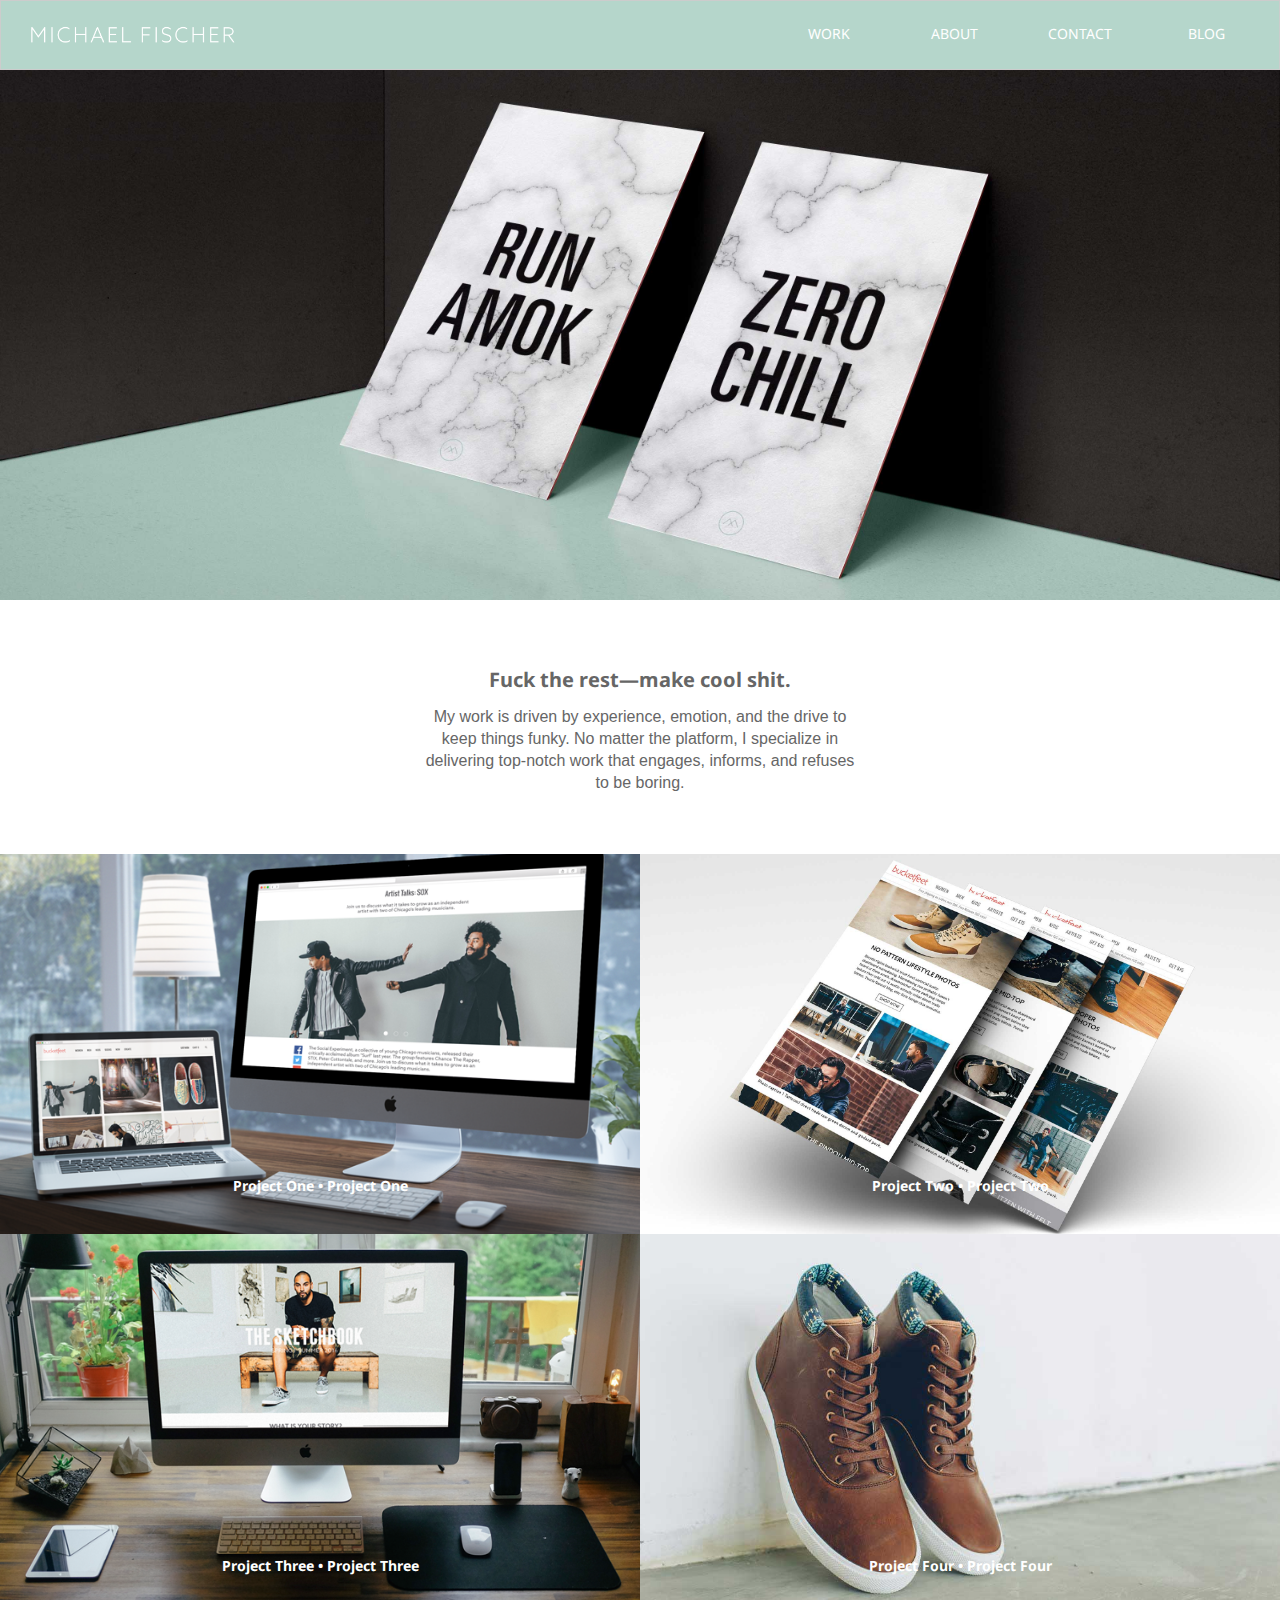
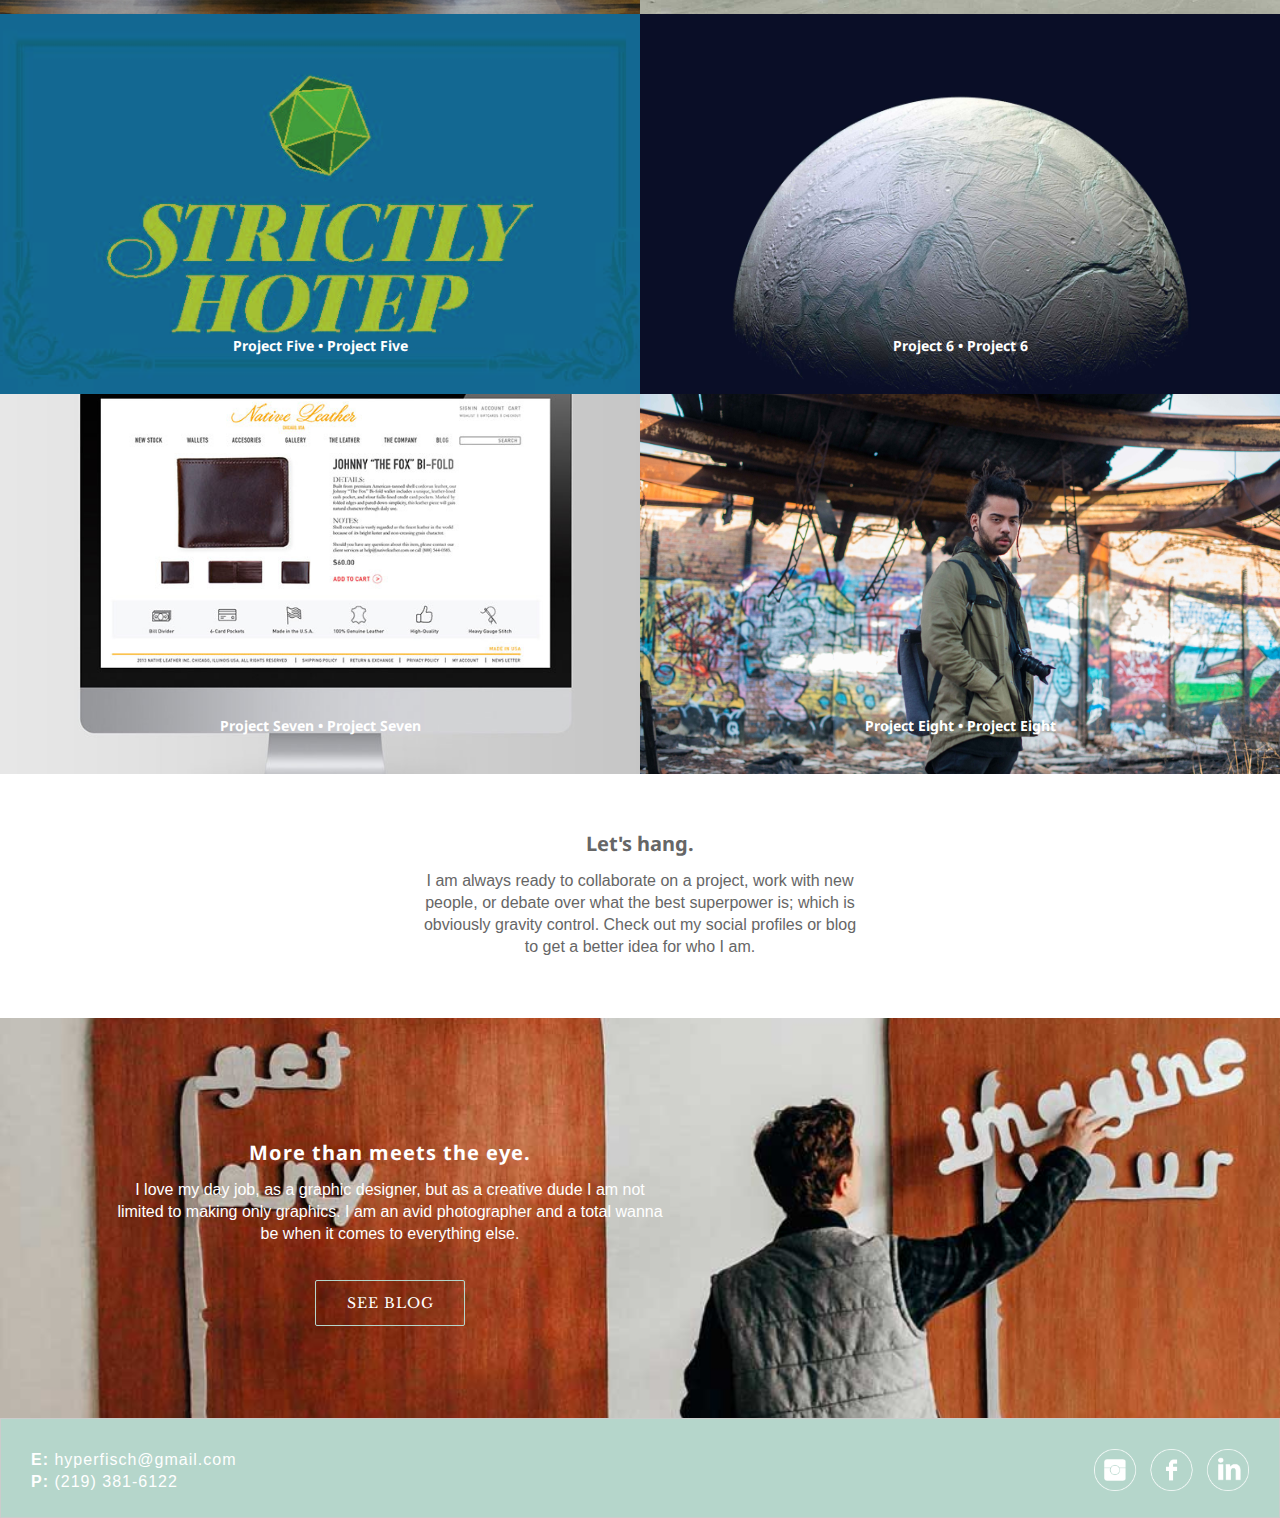
<file: Final Project/index.html>
<!DOCTYPE html>
<html lang="en">
	<head>
  	<title>Michael Fischer Portfolio</title>
		<meta charset="utf-8">
  	<meta name="description" content="Your description goes here">

		<link rel="stylesheet" href="css/reset.css">
		<link rel="stylesheet" href="css/style.css">
		<link href='https://fonts.googleapis.com/css?family=Droid+Sans' rel='stylesheet' type='text/css'>
		<link href='https://fonts.googleapis.com/css?family=Libre+Baskerville' rel='stylesheet' type='text/css'>
	</head>
	<body>
		<div class="site">

			<header class="north clearfix">
				<a class="logo" href="x"><img src="images/white.png" alt="My Logo"/></a>
				<nav class="main-navigation">
					<ul>
						<li>
							<a href="#">Work</a>
						</li>
						<li>
							<a href="#">About</a>
						</li>
						<li>
							<a href="#">Contact</a>
						</li>
						<li>
							<a href="#">Blog</a>
						</li>
					</ul>
				</nav>
			</header>

			<section class="hero clearfix">
			</section>

			<section class="about clearfix">
				<h3>Fuck the rest&mdash;make cool shit.</h3> <br>
				<p>My work is driven by experience, emotion, and the drive to keep things funky. No matter the platform, I specialize in delivering top-notch work that engages, informs, and refuses to be boring.</p>
			</section>

			<section class="features clearfix">
				
				<a class="one" href="#">
					<div class="feature-inner">
						<h3>Project One  •  Project One</h3>
					</div>
				</a>

				<a class="two" href="#">
					<div class="feature-inner">
						<h3>Project Two  •  Project Two</h3>
					</div>
				</a>

				<a class="three" href="#">
					<div class="feature-inner">
						<h3>Project Three  •  Project Three</h3>
					</div>
				</a>

				<a class="four" href="#">
					<div class="feature-inner">
						<h3>Project Four  •  Project Four</h3>
					</div>
				</a>

				<a class="five" href="#">
					<div class="feature-inner">
						<h3>Project Five  •  Project Five</h3>
					</div>
				</a>

				<a class="six" href="#">
					<div class="feature-inner">
						<h3>Project 6  •  Project 6</h3>
					</div>
				</a>

				<a class="seven" href="#">
					<div class="feature-inner">
						<h3>Project Seven  •  Project Seven</h3>
					</div>
				</a>

				<a class="eight" href="#">
					<div class="feature-inner">
						<h3>Project Eight  •  Project Eight</h3>
					</div>
					<div></div>
				</a>
			</section>

			<section class="work clearfix">
				<h3>Let's hang.</h3><br>
				<p>I am always ready to collaborate on a project, work with new people, or debate over what the best superpower is; which is obviously gravity control. Check out my social profiles or blog to get a better idea for who I am.</p>
			</section>

			<section class="contact">
				<h3>More than meets the eye.</h3><br>
				<p>I love my day job, as a graphic designer, but as a creative dude I am not limited to making only graphics. I am an avid photographer and a total wanna be when it comes to everything else.</p>
				<a class="button" href="#">See Blog</a>
			</section>

			<footer class="south clearfix">

				<p><strong>E:</strong> hyperfisch@gmail.com</br><strong>P:</strong> (219) 381-6122</p>

				<img src="images/social_white.png" alt="Social Cons"/>

			</footer>

		</div>

		<script src="js/jquery-1.11.2.min.js"></script>
		<script src="js/main.js"></script>
	</body>
</html>
</file>
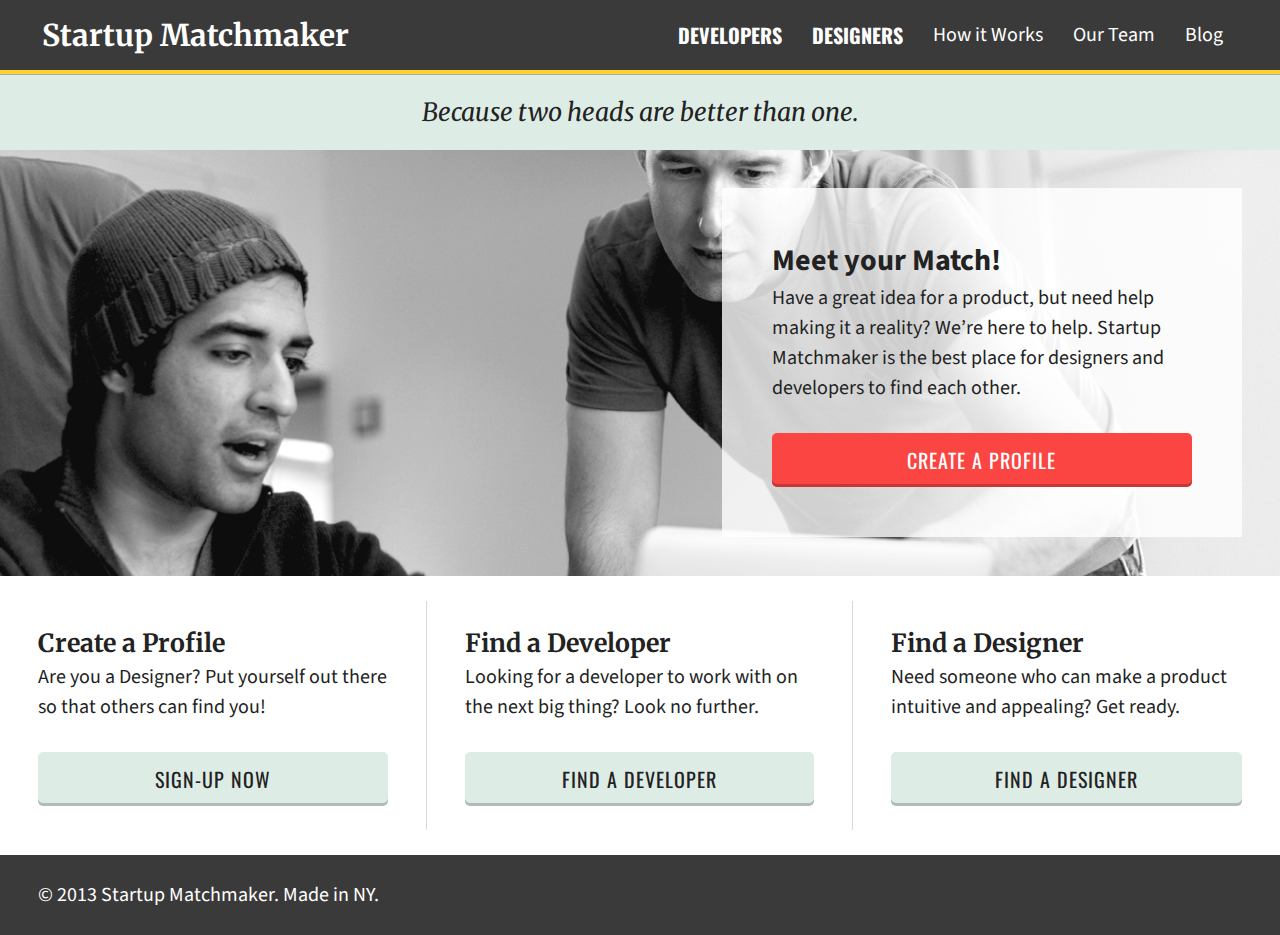
<file: Homework 4/index.html>
<!DOCTYPE html>
<html lang="en">
<head>
  <meta charset="utf-8">
  <meta http-equiv="X-UA-Compatible" content="IE=edge">
  <meta name="viewport" content="width=device-width, initial-scale=1">
  <link rel="shortcut icon" type="image/ico" href="images/favicon.ico" />

  <title>Startup Matchmaker | Home</title>

  <link href='http://fonts.googleapis.com/css?family=Source+Sans+Pro:400,700|Oswald:700|Merriweather:700,700italic' rel='stylesheet' type='text/css'>
  <link rel="stylesheet" href="css/normalize.css">
  <link rel="stylesheet" href="css/main.css">
</head>
<body>

  <header class="clearfix">
    <h1><a href="#">Startup Matchmaker</a></h1>
    <nav class="main-navigation">
      <li><strong><a href="developers.html">Developers</a></strong></li>
      <li><strong><a href="designers.html">Designers</a></strong></li>
      <li><a href="how.html">How it Works</a></li>
      <li><a href="team.html">Our Team</a></li>
      <li><a href="blog.html">Blog</a></li>
    </nav>
  </header>

  <p class="tagline">Because two heads are better than one.</p>

  <section class="clearfix banner">

    <div class="blurb">
      <h2>Meet your Match!</h2>
      <p>Have a great idea for a product, but need help making it a reality? We’re here to help. Startup Matchmaker is the best place for designers and developers to find each other.</p>
      <a class="button" href="#">Create a Profile</a>
    </div>
  </section>

  <section class="info">
    <h3>Create a Profile</h3>
    <p>Are you a Designer? Put yourself out there so that others can find you!</p>
    <a class="button" href="">Sign-up Now</a>
  </section>

  <section class="info">
    <h3>Find a Developer</h3>
    <p>Looking for a developer to work with on the next big thing? Look no further.</p>
    <a class="button" href="developers.html">Find A Developer</a>
  </section>

  <section class="info">
    <h3>Find a Designer</h3>
    <p>Need someone who can make a product intuitive and appealing? Get ready.</p>
    <a class="button" href="designers.html">Find A Designer</a>
  </section>

  <footer>
    <p>© 2013 Startup Matchmaker. Made in NY.</p>
  </footer>



</body>
</html>
</file>
<file: Final Project/css/style.css>
html {
	box-sizing: border-box;
}
*,
*:before,
*:after {
	box-sizing: inherit;
}
.clearfix:after {
	display: block;
	height: 0;
	clear: both;
	line-height: 0;
	content: ".";

	visibility: hidden;
}

body{
	font-size: 16px;
	font-family: 'Droid Sans', sans-serif;
	color: #666;
}

h1{
	font-family: 'Droid Sans', sans-serif;
	letter-spacing: 2px;
}

h2{
	font-family: 'Droid Sans', sans-serif;
	letter-spacing: 2px;
	font-size: 30px;
	text-align: center;
}

h3{
	text-align: center;
	font-family: 'Droid Sans', sans-serif;
	font-size: 20px;
}
h4,
h5,
h6{
	font-family: Helvetica, Arial, sans-serif;
	font-weight: bold;
	margin: 0 0 10px 0;
}
p{
	font-family: Helvetica, Arial, sans-serif;
	font-weight: normal;
	font-size: 16px;
	line-height: 22px;
	margin: 0 0 10px 0;
	text-align: center;
}
p:last-child{
	margin-bottom: 0;
}

.site{
	margin: 0 auto;
}


.north,
.hero,
.about,
.features,
.work,
.contact,
.south{
	border: 1px solid #ccc;
	margin: 0 0 10px 0;
	padding: 10px;
}

.north{
	background: #b5d6cb;
	margin: 0px;
	position: fixed;
	width: 100%;
}

.logo{
	float: left;
	width: 20%;
	padding: 10px;
	margin: 0;
}

.logo img{
	height: 26px;
}

.main-navigation{
	float: right;
	width: 40%;
}
.main-navigation ul{
	list-style: none;
	width: 100%;
}
.main-navigation ul li{
	float: left;
	display: inline;
	width: 25%;
	padding: 0 10px;
}
.main-navigation ul li a{
	display: block;
	font-size: 14px;
	color: white;
	text-align: center;
	text-transform: uppercase;
	text-decoration: none;
	padding: 16px 0;
}
.main-navigation ul li a:hover{
	background: white;
	color: #b5d6cb;
}

.hero{
	text-align: center;
	height: 600px;
	background: grey;
	border: none;
	font-size: 45px;
	background-image: url(../images/pusher_project.jpg);
	background-position: center center;
    background-repeat: no-repeat;
    background-size: cover;
}

.hero h1{
	color: white;
	font-family: serif;
	text-align: center;
	padding: 250px;
}

.button, 
.button:visited{
  font-family: 'Libre Baskerville', serif;
  margin: 245px 485px;
  display: block;
  padding: 15px;
  text-align: center;
  letter-spacing: 1px;
  text-transform: uppercase;
  color: white;
  border-radius: 2px;
  text-decoration: none;
  border: 1px solid;
  border-color: #b5d6cb;
  font-size: 18px;
}

.button:hover {
  color: white;
  background: #b5d6cb;
}

.one:hover, .two:hover,
.three:hover, .four:hover,
.five:hover, .six:hover,
.seven:hover, .eight:hover
{
  color: white;
  background: rgba(181, 214, 203, 0.5);

}

.one .button, .two .button, 
.three .button, .four .button, 
.five .button, .six .button, 
.seven .button, .eight .button
{
	margin: 120px 200px 0px 200px;
	font-size: 14px;
}


.about, .work{
	padding: 60px 420px 50px 420px;
	text-align: center;
	border: none;
}

.features{
	padding: 0px;
	border: none;
	margin: 0px;
}

.features 
.one, .two, 
.three, .four, 
.five, .six, 
.seven, .eight
{
	width: 50%;
	height: 380px;
	float: left;
	padding: 5px;
	padding: 10px;
	text-decoration: none;
}

.features .one .feature-inner h3, .features .two .feature-inner h3,
.features .three .feature-inner h3, .features .four .feature-inner h3,
.features .five .feature-inner h3, .features .six .feature-inner h3,
.features .seven .feature-inner h3,.features .eight .feature-inner h3
{
	color: white;
	text-align: center;
	padding: 315px 0 0 0;
	font-size: 14px;
}

.one{
	background-image: url(../images/blog.png);
	background-position: center center;
    background-repeat: no-repeat;
    background-size: cover;
}

.two{
	background-image: url(../images/email.jpg);
	background-position: center center;
    background-repeat: no-repeat;
    background-size: cover;
}

.three{
	background-image: url(../images/ss16.png);
	background-position: center center;
    background-repeat: no-repeat;
    background-size: cover;
}

.four{
	background-image: url(../images/bucketfeet.jpg);
	background-position: center center;
    background-repeat: no-repeat;
    background-size: cover;
}

.five{
	background-image: url(../images/strictly.jpg);
	background-position: center center;
    background-repeat: no-repeat;
    background-size: cover;
}

.six{
	background-image: url(../images/infinity.jpg);
	background-position: center center;
    background-repeat: no-repeat;
    background-size: cover;
}

.seven{
	background-image: url(../images/native.jpg);
	background-position: center center;
    background-repeat: no-repeat;
    background-size: cover;
}

.eight{
	background-image: url(../images/pic.jpg);
	background-position: center center;
    background-repeat: no-repeat;
    background-size: cover;
}

.contact{
	height: 400px;
	color: white;
	background: grey;
	padding: 125px 615px 0px 115px;
	text-align: center;
	border: none;
	margin: 0px;
	background-image: url(../images/contact.jpg);
	background-position: center center;
    background-repeat: no-repeat;
    background-size: cover;
}

.contact h3{
	letter-spacing: 1px;
}

.contact .button{
	margin: 35px 200px 0px 200px;
	font-size: 14px;
}

.south{
	color: white;
	text-align: left;
	background: #b5d6cb;
	margin: 0px;
	height: 100px;
	padding: 30px;
}

.south p{
	float: left;
	text-align: left;
	letter-spacing: 1px;
}

.south img{
	float: right;
	height: 42px;
}

/* Tablet */
@media screen and (max-width: 780px){
	.north{
		padding-bottom: 0;
		}

	.logo {
		float: none;
		width:100%;
		margin: 0 0 10px 0;
		}

	.main-navigation{
		float: none;
		width: 100%;
		}

	.main-navigation ul{
		overflow: hidden;
		}

	.main-navigation ul li{
		display: block;
		width: 100%;
		float: none;
		padding: 0px;
		margin: 0 0 10px 0;
		}

	.features .feature{
		width: 50%;
		float: left;
		text-align: center;
		}

}


/* Mobile */
@media screen and (max-width: 450px){
	.features .feature{
		width: 100%;
		float: left;
	}

	h3{
		font-size: 14px;
	}

	p{
		font-size: 12px;
	}
}
</file>
<file: Homework 4/css/main.css>
/* ==========================================================================
   Global Overrides
  ========================================================================== */
* {
  box-sizing: border-box;
}

.clearfix:after {
  display: table;
  clear: both;
  content: "";
}



/* Global
   ================================================================ */
body {
  font-family: "Source Sans Pro", sans-serif;
  font-size: 20px;
  line-height: 1.5;
  color: #222;

  -webkit-font-smoothing: antialiased;
}

li {
  list-style: none;
}



/* Headings
   ================================================================ */
h1 {
  font-family: "Merriweather", serif;
  font-size: 30px;
  line-height: 1;
  float: left;
  margin-top: 20px;
}

h2 {
  font-family: "Source Sans Pro";
  font-weight: 700;
  font-size: 30px;
  margin: 0;
}

h3 {
  font-family: "Merriweather", serif;
  font-size: 25px;
  margin: 0;
}



/* Text Styles
   ================================================================ */
a,
a:visited {
  text-decoration: none;
  color: white;
}

p {
  margin: 0 0 30px;
}




/* Header/Footer
   ================================================================ */
header,
footer {
  color: white;
  background-color: #3b3a3a;
}

header {
  padding: 0 42px;
  border-bottom: 4px solid #fbd334;
}

footer {
  clear: both;
  padding: 25px 38px;
}

footer p {
  margin: 0;
}



/* Navigation
   ================================================================ */
nav {
  float: right;
  padding-left: 30px;
  text-align: right;
}

nav li {
  float: left;
  text-align: center;
}

nav a {
  display: block;
  padding: 20px 15px;
}

nav a:hover {
  color: #fbd334;
}

header nav strong {
  font-family: "Oswald", sans-serif;
  text-transform: uppercase;
}



/* Buttons
   ================================================================ */
.button,
.button:visited {
  font-family: "Oswald", sans-serif;
  display: block;
  padding: 12px;
  text-align: center;
  letter-spacing: 1px;
  text-transform: uppercase;
  color: #222;
  border-radius: 5px;
  background: #deece6;
  box-shadow: inset 0 -3px 0 rgba(0,0,0,.2);
}

/* Super info button in blurb */
.blurb .button {
  transition: all .2s ease;
  color: white;
  background: #fa4542;
}

.blurb .button:hover {
  color: white;
  background: #f6201d;
}



/* Tagline
   ================================================================ */
.tagline {
  font-family: "Merriweather", serif;
  font-size: 25px;
  font-style: italic;
  line-height: 1em;
  margin: 0;
  padding: 25px;
  text-align: center;
  border-top: 1px solid #aaa;
  background-color: #deece6;
}



/* Banner
   ================================================================ */
.blurb {
  float: right;
  width: 520px;
  margin: 0 auto;
  padding: 50px;
  background-color: rgba(255, 255, 255, .8);
}

.banner {
  overflow: hidden;
  padding: 3%;
  background-image: url(../images/coworking.jpg);
  background-position: center center;
  background-repeat: no-repeat;
  background-size: cover;
}



/* Info Sections (Call to action columns)
   ================================================================ */
.info {
  float: left;
  width: 33.333333334%;
  margin: 25px 0;
  padding: 24px 38px;
  border-right: 1px solid rgba(0,0,0,.15);
}

.info:last-of-type {
  border-right: none;
}



/* Tablet CSS */
@media screen and (max-width: 960px){

body {
  font-size: 16px;
  line-height: 1.5;
  }

h1 {
  font-size: 24px;
  line-height: 1;
  margin-top: 20px;
  }

h2 {
  font-weight: 700;
  font-size: 24px;
  margin: 0;
  }

h3 {
  font-size: 18px;
  margin: 0;
  }

.tagline {
  font-size: 18px;
  line-height: 1em;
  margin: 0;
  padding: 15px;
  border-top: 1px solid #aaa;
  }

.blurb {
  width: 380px;
  margin: 0 auto;
  padding: 30px;
  }

.banner {
  overflow: hidden;
  padding: 3%;
  background-image: url(../images/coworking.jpg);
  background-position: center center;
  background-repeat: no-repeat;
  background-size: cover;
  }

nav a {
  display: block;
  padding: 20px 10px;
  font-size: 15px;
}  

}


/* Mobile CSS */
@media screen and (max-width: 640px){

 .info {
    display: block;
    float: none;
    width: 100%;
  }

  .main-navigation{
    float: none;
    width: 100%;
    text-align: center;
    }

  .main-navigation li{
    overflow: hidden;
    display: block;
    width: 100%;
    float: none;
    padding: 0px;
    margin: 0 0 10px 0;
    }

  nav a {
  display: block;
  padding: 10px 10px;
  font-size: 15px;
} 

a{
  text-align: center;
  float: none;
  display: block;
}

}
</file>
